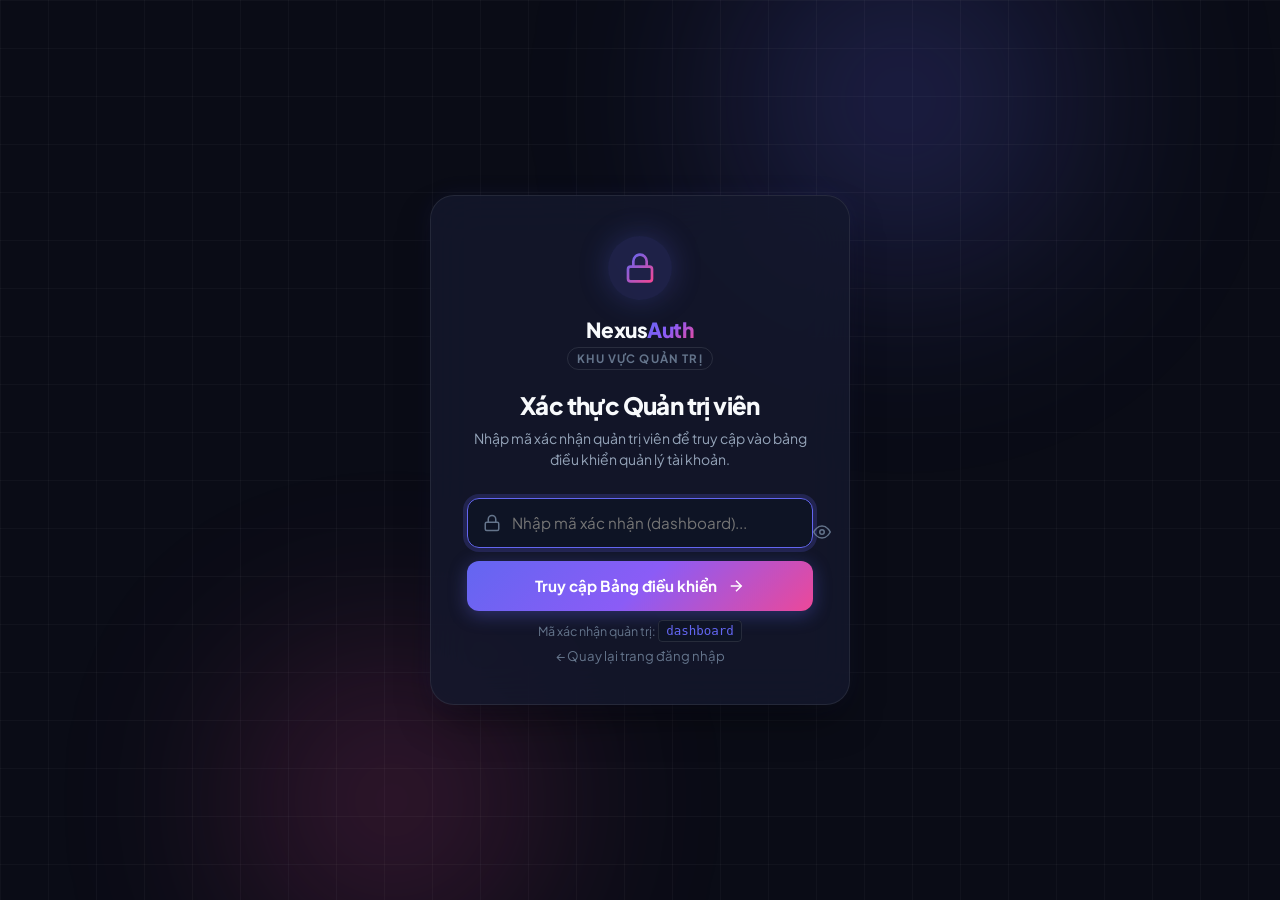
<file: admin.html>
<!DOCTYPE html>
<html lang="vi" data-theme="dark">
<head>
  <meta charset="UTF-8">
  <meta name="viewport" content="width=device-width, initial-scale=1.0">
  <meta name="description" content="NexusAuth Admin — Trang quản trị danh sách tài khoản đã đăng nhập vào hệ thống.">
  <title>NexusAuth Admin — Quản Trị Tài Khoản</title>
  <link rel="preconnect" href="https://fonts.googleapis.com">
  <link rel="preconnect" href="https://fonts.gstatic.com" crossorigin>
  <link href="https://fonts.googleapis.com/css2?family=Plus+Jakarta+Sans:wght@300;400;500;600;700;800&display=swap" rel="stylesheet">
  <link rel="stylesheet" href="admin.css">
</head>
<body>

  <!-- Ambient Background -->
  <div class="ambient-bg" aria-hidden="true">
    <div class="glow-orb orb-admin-1"></div>
    <div class="glow-orb orb-admin-2"></div>
    <div class="grid-overlay"></div>
  </div>

  <!-- ==============================
       ADMIN LOCK SCREEN (password gate)
       ============================== -->
  <div class="admin-lock-screen" id="admin-lock-screen">
    <div class="lock-card">
      <div class="lock-icon-wrap">
        <svg width="32" height="32" viewBox="0 0 24 24" fill="none" stroke="url(#admin-grad)" stroke-width="2" stroke-linecap="round" stroke-linejoin="round">
          <rect x="3" y="11" width="18" height="11" rx="2" ry="2"></rect>
          <path d="M7 11V7a5 5 0 0 1 10 0v4"></path>
          <defs>
            <linearGradient id="admin-grad" x1="3" y1="3" x2="21" y2="21" gradientUnits="userSpaceOnUse">
              <stop stop-color="#6366F1"/><stop offset="1" stop-color="#EC4899"/>
            </linearGradient>
          </defs>
        </svg>
      </div>
      <div class="lock-brand">
        <span class="brand-text">Nexus<span class="brand-accent">Auth</span></span>
        <span class="lock-sub">Khu vực quản trị</span>
      </div>
      <h1 class="lock-title">Xác thực Quản trị viên</h1>
      <p class="lock-desc">Nhập mã xác nhận quản trị viên để truy cập vào bảng điều khiển quản lý tài khoản.</p>

      <form class="lock-form" id="lock-form" novalidate>
        <div class="lock-input-wrap">
          <svg width="18" height="18" viewBox="0 0 24 24" fill="none" stroke="currentColor" stroke-width="2">
            <rect x="3" y="11" width="18" height="11" rx="2" ry="2"></rect>
            <path d="M7 11V7a5 5 0 0 1 10 0v4"></path>
          </svg>
          <input type="password" id="admin-password-input" class="lock-input" placeholder="Nhập mã xác nhận (dashboard)..." autocomplete="current-password" required>
          <button type="button" class="lock-toggle-pw" id="lock-toggle-pw" aria-label="Hiện/ẩn mật khẩu">
            <svg class="icon-eye-open" width="18" height="18" viewBox="0 0 24 24" fill="none" stroke="currentColor" stroke-width="2">
              <path d="M1 12s4-8 11-8 11 8 11 8-4 8-11 8-11-8-11-8z"></path>
              <circle cx="12" cy="12" r="3"></circle>
            </svg>
            <svg class="icon-eye-closed" width="18" height="18" viewBox="0 0 24 24" fill="none" stroke="currentColor" stroke-width="2" style="display:none;">
              <path d="M17.94 17.94A10.07 10.07 0 0 1 12 20c-7 0-11-8-11-8a18.45 18.45 0 0 1 5.06-5.94M9.9 4.24A9.12 9.12 0 0 1 12 4c7 0 11 8 11 8a18.5 18.5 0 0 1-2.16 3.19m-6.72-1.07a3 3 0 1 1-4.24-4.24"></path>
              <line x1="1" y1="1" x2="23" y2="23"></line>
            </svg>
          </button>
        </div>
        <span class="lock-error" id="lock-error" style="display:none;">Mã xác nhận không đúng. Vui lòng nhập "dashboard" để tiếp tục.</span>
        <button type="submit" class="btn-lock-submit" id="btn-lock-submit">
          <span class="btn-text">Truy cập Bảng điều khiển</span>
          <svg width="18" height="18" viewBox="0 0 24 24" fill="none" stroke="currentColor" stroke-width="2">
            <line x1="5" y1="12" x2="19" y2="12"></line>
            <polyline points="12 5 19 12 12 19"></polyline>
          </svg>
        </button>
      </form>
      <p class="lock-hint">Mã xác nhận quản trị: <code>dashboard</code></p>
      <a href="index.html" class="lock-back-link">← Quay lại trang đăng nhập</a>
    </div>
  </div>

  <!-- ==============================
       ADMIN DASHBOARD (main content)
       ============================== -->
  <div class="admin-shell" id="admin-shell" style="display:none;">

    <!-- Sidebar -->
    <aside class="admin-sidebar" id="admin-sidebar">
      <div class="sidebar-header">
        <div class="sidebar-brand">
          <svg width="22" height="22" viewBox="0 0 24 24" fill="none" xmlns="http://www.w3.org/2000/svg">
            <path d="M12 2L2 7L12 12L22 7L12 2Z" stroke="url(#sb-grad)" stroke-width="2" stroke-linecap="round" stroke-linejoin="round"/>
            <path d="M2 17L12 22L22 17" stroke="url(#sb-grad)" stroke-width="2" stroke-linecap="round" stroke-linejoin="round"/>
            <path d="M2 12L12 17L22 12" stroke="url(#sb-grad)" stroke-width="2" stroke-linecap="round" stroke-linejoin="round"/>
            <defs>
              <linearGradient id="sb-grad" x1="2" y1="2" x2="22" y2="22" gradientUnits="userSpaceOnUse">
                <stop stop-color="#6366F1"/><stop offset="0.5" stop-color="#8B5CF6"/><stop offset="1" stop-color="#EC4899"/>
              </linearGradient>
            </defs>
          </svg>
          <span class="brand-label">NexusAuth <span class="brand-accent">Admin</span></span>
        </div>
        <button class="sidebar-collapse-btn" id="sidebar-collapse-btn" title="Thu gọn sidebar" aria-label="Thu gọn">
          <svg width="20" height="20" viewBox="0 0 24 24" fill="none" stroke="currentColor" stroke-width="2">
            <line x1="3" y1="12" x2="21" y2="12"></line>
            <line x1="3" y1="6" x2="21" y2="6"></line>
            <line x1="3" y1="18" x2="21" y2="18"></line>
          </svg>
        </button>
      </div>

      <nav class="sidebar-nav" aria-label="Menu quản trị">
        <a href="#" class="sidebar-nav-item active" data-view="dashboard" id="nav-dashboard">
          <svg width="20" height="20" viewBox="0 0 24 24" fill="none" stroke="currentColor" stroke-width="2">
            <rect x="3" y="3" width="7" height="7"></rect>
            <rect x="14" y="3" width="7" height="7"></rect>
            <rect x="14" y="14" width="7" height="7"></rect>
            <rect x="3" y="14" width="7" height="7"></rect>
          </svg>
          <span class="nav-label">Tổng quan</span>
        </a>
        <a href="#" class="sidebar-nav-item" data-view="users" id="nav-users">
          <svg width="20" height="20" viewBox="0 0 24 24" fill="none" stroke="currentColor" stroke-width="2">
            <path d="M17 21v-2a4 4 0 0 0-4-4H5a4 4 0 0 0-4 4v2"></path>
            <circle cx="9" cy="7" r="4"></circle>
            <path d="M23 21v-2a4 4 0 0 0-3-3.87"></path>
            <path d="M16 3.13a4 4 0 0 1 0 7.75"></path>
          </svg>
          <span class="nav-label">Tài khoản</span>
          <span class="nav-badge" id="nav-user-count">8</span>
        </a>
        <a href="#" class="sidebar-nav-item" data-view="sessions" id="nav-sessions">
          <svg width="20" height="20" viewBox="0 0 24 24" fill="none" stroke="currentColor" stroke-width="2">
            <circle cx="12" cy="12" r="10"></circle>
            <polyline points="12 6 12 12 16 14"></polyline>
          </svg>
          <span class="nav-label">Phiên đăng nhập</span>
        </a>
        <a href="#" class="sidebar-nav-item" data-view="settings" id="nav-settings">
          <svg width="20" height="20" viewBox="0 0 24 24" fill="none" stroke="currentColor" stroke-width="2">
            <circle cx="12" cy="12" r="3"></circle>
            <path d="M19.4 15a1.65 1.65 0 0 0 .33 1.82l.06.06a2 2 0 0 1-2.83 2.83l-.06-.06a1.65 1.65 0 0 0-1.82-.33 1.65 1.65 0 0 0-1 1.51V21a2 2 0 0 1-4 0v-.09A1.65 1.65 0 0 0 9 19.4a1.65 1.65 0 0 0-1.82.33l-.06.06a2 2 0 0 1-2.83-2.83l.06-.06A1.65 1.65 0 0 0 4.68 15a1.65 1.65 0 0 0-1.51-1H3a2 2 0 0 1 0-4h.09A1.65 1.65 0 0 0 4.6 9a1.65 1.65 0 0 0-.33-1.82l-.06-.06a2 2 0 0 1 2.83-2.83l.06.06A1.65 1.65 0 0 0 9 4.68a1.65 1.65 0 0 0 1-1.51V3a2 2 0 0 1 4 0v.09a1.65 1.65 0 0 0 1 1.51 1.65 1.65 0 0 0 1.82-.33l.06-.06a2 2 0 0 1 2.83 2.83l-.06.06A1.65 1.65 0 0 0 19.4 9a1.65 1.65 0 0 0 1.51 1H21a2 2 0 0 1 0 4h-.09a1.65 1.65 0 0 0-1.51 1z"></path>
          </svg>
          <span class="nav-label">Cài đặt</span>
        </a>
      </nav>

      <div class="sidebar-footer">
        <div class="sidebar-admin-info">
          <div class="sidebar-admin-avatar">A</div>
          <div class="sidebar-admin-text">
            <span class="sidebar-admin-name">Quản trị viên</span>
            <span class="sidebar-admin-role">Super Admin</span>
          </div>
        </div>
        <div class="sidebar-footer-actions">
          <button class="sidebar-theme-btn" id="admin-theme-toggle" title="Đổi giao diện" aria-label="Đổi giao diện">
            <svg class="sun-icon" width="18" height="18" viewBox="0 0 24 24" fill="none" stroke="currentColor" stroke-width="2"><circle cx="12" cy="12" r="5"></circle><line x1="12" y1="1" x2="12" y2="3"></line><line x1="12" y1="21" x2="12" y2="23"></line><line x1="4.22" y1="4.22" x2="5.64" y2="5.64"></line><line x1="18.36" y1="18.36" x2="19.78" y2="19.78"></line><line x1="1" y1="12" x2="3" y2="12"></line><line x1="21" y1="12" x2="23" y2="12"></line><line x1="4.22" y1="19.78" x2="5.64" y2="18.36"></line><line x1="18.36" y1="5.64" x2="19.78" y2="4.22"></line></svg>
            <svg class="moon-icon" width="18" height="18" viewBox="0 0 24 24" fill="none" stroke="currentColor" stroke-width="2"><path d="M21 12.79A9 9 0 1 1 11.21 3 7 7 0 0 0 21 12.79z"></path></svg>
          </button>
          <button class="sidebar-logout-btn" id="admin-logout-btn" title="Đăng xuất admin" aria-label="Đăng xuất">
            <svg width="18" height="18" viewBox="0 0 24 24" fill="none" stroke="currentColor" stroke-width="2">
              <path d="M9 21H5a2 2 0 0 1-2-2V5a2 2 0 0 1 2-2h4"></path>
              <polyline points="16 17 21 12 16 7"></polyline>
              <line x1="21" y1="12" x2="9" y2="12"></line>
            </svg>
          </button>
        </div>
      </div>
    </aside>

    <!-- Main Content Area -->
    <div class="admin-main" id="admin-main">
      <!-- Top Header Bar -->
      <header class="admin-top-header">
        <div class="header-left">
          <button class="mobile-menu-btn" id="mobile-menu-btn" aria-label="Mở menu">
            <svg width="22" height="22" viewBox="0 0 24 24" fill="none" stroke="currentColor" stroke-width="2">
              <line x1="3" y1="12" x2="21" y2="12"></line>
              <line x1="3" y1="6" x2="21" y2="6"></line>
              <line x1="3" y1="18" x2="21" y2="18"></line>
            </svg>
          </button>
          <div class="header-breadcrumb">
            <span class="breadcrumb-root">Admin</span>
            <svg width="14" height="14" viewBox="0 0 24 24" fill="none" stroke="currentColor" stroke-width="2"><polyline points="9 18 15 12 9 6"></polyline></svg>
            <span class="breadcrumb-current" id="breadcrumb-current">Tổng quan</span>
          </div>
        </div>
        <div class="header-right">
          <div class="header-search-wrap">
            <svg width="16" height="16" viewBox="0 0 24 24" fill="none" stroke="currentColor" stroke-width="2"><circle cx="11" cy="11" r="8"></circle><line x1="21" y1="21" x2="16.65" y2="16.65"></line></svg>
            <input type="text" id="admin-global-search" class="header-search-input" placeholder="Tìm kiếm nhanh tài khoản...">
          </div>
          <span class="header-realtime-badge">
            <span class="dot-pulse"></span>
            Đang theo dõi realtime
          </span>
          <a href="index.html" class="btn-go-to-app">
            <svg width="16" height="16" viewBox="0 0 24 24" fill="none" stroke="currentColor" stroke-width="2"><path d="M3 9l9-7 9 7v11a2 2 0 0 1-2 2H5a2 2 0 0 1-2-2z"></path><polyline points="9 22 9 12 15 12 15 22"></polyline></svg>
            Về App chính
          </a>
        </div>
      </header>

      <!-- ============ VIEW: DASHBOARD (Tổng quan) ============ -->
      <section class="admin-view active" id="view-dashboard">
        <div class="view-title-row">
          <div>
            <h2 class="view-title">Tổng quan Hệ thống</h2>
            <p class="view-subtitle">Dữ liệu phiên đăng nhập được đọc từ localStorage của trình duyệt.</p>
          </div>
          <div class="view-title-actions">
            <button class="btn-refresh" id="btn-refresh-data" title="Làm mới dữ liệu">
              <svg width="16" height="16" viewBox="0 0 24 24" fill="none" stroke="currentColor" stroke-width="2"><polyline points="23 4 23 10 17 10"></polyline><polyline points="1 20 1 14 7 14"></polyline><path d="M3.51 9a9 9 0 0 1 14.85-3.36L23 10M1 14l4.64 4.36A9 9 0 0 0 20.49 15"></path></svg>
              Làm mới
            </button>
            <button class="btn-export-csv" id="btn-export-csv">
              <svg width="16" height="16" viewBox="0 0 24 24" fill="none" stroke="currentColor" stroke-width="2"><path d="M21 15v4a2 2 0 0 1-2 2H5a2 2 0 0 1-2-2v-4"></path><polyline points="7 10 12 15 17 10"></polyline><line x1="12" y1="15" x2="12" y2="3"></line></svg>
              Xuất CSV
            </button>
          </div>
        </div>

        <!-- Stats Cards -->
        <div class="stats-grid" id="stats-grid">
          <div class="stat-card" id="stat-total">
            <div class="stat-card-top">
              <div class="stat-icon-box icon-indigo">
                <svg width="22" height="22" viewBox="0 0 24 24" fill="none" stroke="currentColor" stroke-width="2"><path d="M17 21v-2a4 4 0 0 0-4-4H5a4 4 0 0 0-4 4v2"></path><circle cx="9" cy="7" r="4"></circle><path d="M23 21v-2a4 4 0 0 0-3-3.87"></path><path d="M16 3.13a4 4 0 0 1 0 7.75"></path></svg>
              </div>
              <div class="stat-trend positive" id="stat-total-trend">+2 hôm nay</div>
            </div>
            <div class="stat-main-number" id="stat-total-num">—</div>
            <div class="stat-card-label">Tổng tài khoản đã đăng nhập</div>
            <div class="stat-progress-bar"><div class="stat-progress-fill" id="stat-total-bar" style="width:100%"></div></div>
          </div>

          <div class="stat-card" id="stat-today">
            <div class="stat-card-top">
              <div class="stat-icon-box icon-emerald">
                <svg width="22" height="22" viewBox="0 0 24 24" fill="none" stroke="currentColor" stroke-width="2"><circle cx="12" cy="12" r="10"></circle><polyline points="12 6 12 12 16 14"></polyline></svg>
              </div>
              <div class="stat-trend positive" id="stat-today-trend">Hôm nay</div>
            </div>
            <div class="stat-main-number" id="stat-today-num">—</div>
            <div class="stat-card-label">Phiên đăng nhập hôm nay</div>
            <div class="stat-progress-bar"><div class="stat-progress-fill fill-emerald" id="stat-today-bar" style="width:30%"></div></div>
          </div>

          <div class="stat-card" id="stat-google">
            <div class="stat-card-top">
              <div class="stat-icon-box icon-blue">
                <svg width="22" height="22" viewBox="0 0 24 24" fill="none" xmlns="http://www.w3.org/2000/svg"><circle cx="12" cy="12" r="10" stroke="currentColor" stroke-width="2"/><path d="M12 8v4l3 3" stroke="currentColor" stroke-width="2" stroke-linecap="round"/></svg>
              </div>
              <div class="stat-trend neutral" id="stat-google-trend">Google OAuth</div>
            </div>
            <div class="stat-main-number" id="stat-google-num">—</div>
            <div class="stat-card-label">Đăng nhập qua Google</div>
            <div class="stat-progress-bar"><div class="stat-progress-fill fill-blue" id="stat-google-bar" style="width:60%"></div></div>
          </div>

          <div class="stat-card" id="stat-disabled">
            <div class="stat-card-top">
              <div class="stat-icon-box icon-rose">
                <svg width="22" height="22" viewBox="0 0 24 24" fill="none" stroke="currentColor" stroke-width="2"><circle cx="12" cy="12" r="10"></circle><line x1="4.93" y1="4.93" x2="19.07" y2="19.07"></line></svg>
              </div>
              <div class="stat-trend negative" id="stat-disabled-trend">Cần xem xét</div>
            </div>
            <div class="stat-main-number" id="stat-disabled-num">—</div>
            <div class="stat-card-label">Tài khoản vô hiệu hoá</div>
            <div class="stat-progress-bar"><div class="stat-progress-fill fill-rose" id="stat-disabled-bar" style="width:20%"></div></div>
          </div>
        </div>

        <!-- Recent Logins Table Preview -->
        <div class="admin-card" style="margin-top: 1.5rem;">
          <div class="admin-card-header">
            <h3 class="admin-card-title">Phiên đăng nhập gần đây</h3>
            <button class="btn-view-all" data-view="users">Xem tất cả →</button>
          </div>
          <div id="recent-logins-table-wrap"></div>
        </div>
      </section>

      <!-- ============ VIEW: USERS (Danh sách tài khoản) ============ -->
      <section class="admin-view" id="view-users" style="display:none;">
        <div class="view-title-row">
          <div>
            <h2 class="view-title">Quản lý Tài khoản</h2>
            <p class="view-subtitle">Toàn bộ tài khoản đã đăng nhập vào NexusAuth. Dữ liệu từ localStorage.</p>
          </div>
          <div class="view-title-actions">
            <button class="btn-export-csv" id="btn-export-csv-users">
              <svg width="16" height="16" viewBox="0 0 24 24" fill="none" stroke="currentColor" stroke-width="2"><path d="M21 15v4a2 2 0 0 1-2 2H5a2 2 0 0 1-2-2v-4"></path><polyline points="7 10 12 15 17 10"></polyline><line x1="12" y1="15" x2="12" y2="3"></line></svg>
              Xuất CSV
            </button>
            <button class="btn-danger-outline" id="btn-clear-all-confirm">
              <svg width="16" height="16" viewBox="0 0 24 24" fill="none" stroke="currentColor" stroke-width="2"><polyline points="3 6 5 6 21 6"></polyline><path d="M19 6v14a2 2 0 0 1-2 2H7a2 2 0 0 1-2-2V6m3 0V4a1 1 0 0 1 1-1h4a1 1 0 0 1 1 1v2"></path></svg>
              Xoá log
            </button>
          </div>
        </div>

        <!-- Toolbar: Search & Filters -->
        <div class="users-toolbar">
          <div class="toolbar-search-wrap">
            <svg width="16" height="16" viewBox="0 0 24 24" fill="none" stroke="currentColor" stroke-width="2"><circle cx="11" cy="11" r="8"></circle><line x1="21" y1="21" x2="16.65" y2="16.65"></line></svg>
            <input type="text" id="users-search" class="toolbar-search" placeholder="Tìm kiếm theo tên, email hoặc IP...">
            <button class="btn-clear-search" id="users-search-clear" style="display:none;" title="Xoá">✕</button>
          </div>
          <div class="toolbar-filters">
            <select id="filter-provider" class="filter-select">
              <option value="all">Tất cả Provider</option>
              <option value="google">🔵 Google OAuth</option>
              <option value="email">🟣 Email & Mật khẩu</option>
            </select>
            <select id="filter-status" class="filter-select">
              <option value="all">Tất cả trạng thái</option>
              <option value="active">🟢 Hoạt động</option>
              <option value="disabled">🔴 Vô hiệu hoá</option>
            </select>
            <select id="filter-time" class="filter-select">
              <option value="all">Mọi thời gian</option>
              <option value="today">Hôm nay</option>
              <option value="7d">7 ngày qua</option>
              <option value="30d">30 ngày qua</option>
            </select>
            <select id="filter-sort" class="filter-select">
              <option value="newest">Mới nhất</option>
              <option value="oldest">Cũ nhất</option>
              <option value="name-az">Tên A → Z</option>
            </select>
          </div>
          <div class="toolbar-view-toggle">
            <button class="view-toggle-btn active" id="view-toggle-table" title="Dạng bảng">
              <svg width="16" height="16" viewBox="0 0 24 24" fill="none" stroke="currentColor" stroke-width="2"><line x1="8" y1="6" x2="21" y2="6"></line><line x1="8" y1="12" x2="21" y2="12"></line><line x1="8" y1="18" x2="21" y2="18"></line><line x1="3" y1="6" x2="3.01" y2="6"></line><line x1="3" y1="12" x2="3.01" y2="12"></line><line x1="3" y1="18" x2="3.01" y2="18"></line></svg>
            </button>
            <button class="view-toggle-btn" id="view-toggle-grid" title="Dạng thẻ">
              <svg width="16" height="16" viewBox="0 0 24 24" fill="none" stroke="currentColor" stroke-width="2"><rect x="3" y="3" width="7" height="7"></rect><rect x="14" y="3" width="7" height="7"></rect><rect x="14" y="14" width="7" height="7"></rect><rect x="3" y="14" width="7" height="7"></rect></svg>
            </button>
          </div>
        </div>

        <!-- Results summary -->
        <div class="results-summary" id="results-summary">
          Hiển thị <strong id="result-showing">0</strong> / <strong id="result-total">0</strong> bản ghi
        </div>

        <!-- Users Table (Table Mode) -->
        <div class="admin-card" id="users-table-container">
          <div class="table-scroll-wrap">
            <table class="admin-table" id="users-table">
              <thead>
                <tr>
                  <th class="col-avatar"></th>
                  <th class="sortable" data-col="name">Tên & Email <span class="sort-icon">↕</span></th>
                  <th class="sortable" data-col="provider">Provider <span class="sort-icon">↕</span></th>
                  <th class="sortable" data-col="loginTime">Đăng nhập lúc <span class="sort-icon">↕</span></th>
                  <th>IP</th>
                  <th>Vai trò</th>
                  <th>Trạng thái</th>
                  <th class="col-actions">Hành động</th>
                </tr>
              </thead>
              <tbody id="users-table-body">
                <!-- Injected by JS -->
              </tbody>
            </table>
          </div>
          <!-- Empty state -->
          <div class="table-empty-state" id="table-empty" style="display:none;">
            <svg width="48" height="48" viewBox="0 0 24 24" fill="none" stroke="currentColor" stroke-width="1.5"><circle cx="11" cy="11" r="8"></circle><line x1="21" y1="21" x2="16.65" y2="16.65"></line><line x1="8" y1="11" x2="14" y2="11"></line></svg>
            <h4>Không tìm thấy kết quả</h4>
            <p>Không có tài khoản nào phù hợp với bộ lọc hiện tại.</p>
          </div>
          <!-- Pagination -->
          <div class="pagination-bar" id="pagination-bar"></div>
        </div>

        <!-- Users Grid (Grid Mode, hidden by default) -->
        <div class="users-grid-container" id="users-grid-container" style="display:none;">
          <div class="users-grid" id="users-grid-body"></div>
        </div>
      </section>

      <!-- ============ VIEW: SESSIONS ============ -->
      <section class="admin-view" id="view-sessions" style="display:none;">
        <div class="view-title-row">
          <div>
            <h2 class="view-title">Lịch sử Phiên Đăng Nhập</h2>
            <p class="view-subtitle">Timeline đầy đủ các phiên đăng nhập theo thứ tự thời gian.</p>
          </div>
        </div>
        <div class="admin-card">
          <div class="timeline-list" id="sessions-timeline"></div>
        </div>
      </section>

      <!-- ============ VIEW: SETTINGS ============ -->
      <section class="admin-view" id="view-settings" style="display:none;">
        <div class="view-title-row">
          <div>
            <h2 class="view-title">Cài đặt Quản trị</h2>
            <p class="view-subtitle">Quản lý mật khẩu admin và các tuỳ chọn dữ liệu.</p>
          </div>
        </div>

        <div class="settings-grid">
          <div class="admin-card">
            <div class="admin-card-header"><h3 class="admin-card-title">🔐 Đổi mật khẩu Admin</h3></div>
            <form class="settings-form" id="change-pw-form">
              <div class="settings-field">
                <label for="new-admin-pw" class="settings-label">Mật khẩu mới</label>
                <input type="password" id="new-admin-pw" class="toolbar-search" placeholder="Nhập mật khẩu mới..." style="max-width:320px;">
              </div>
              <div class="settings-field">
                <label for="confirm-admin-pw" class="settings-label">Xác nhận mật khẩu</label>
                <input type="password" id="confirm-admin-pw" class="toolbar-search" placeholder="Nhập lại mật khẩu..." style="max-width:320px;">
              </div>
              <button type="submit" class="btn-settings-save" id="btn-change-pw">Lưu mật khẩu mới</button>
            </form>
          </div>

          <div class="admin-card">
            <div class="admin-card-header"><h3 class="admin-card-title">🗑️ Quản lý Dữ liệu</h3></div>
            <div class="settings-form" style="gap:1rem;">
              <p class="settings-desc">Xoá toàn bộ dữ liệu phiên đăng nhập khỏi localStorage. Hành động này không thể hoàn tác.</p>
              <div style="display:flex; gap:0.75rem; flex-wrap:wrap;">
                <button class="btn-settings-danger" id="btn-reset-log-settings">Xoá toàn bộ Log đăng nhập</button>
                <button class="btn-settings-outline" id="btn-seed-demo">Tạo lại dữ liệu Demo</button>
              </div>
            </div>
          </div>

          <div class="admin-card">
            <div class="admin-card-header"><h3 class="admin-card-title">ℹ️ Thông tin Hệ thống</h3></div>
            <div class="system-info-list">
              <div class="sys-info-row"><span class="sys-info-label">Phiên bản ứng dụng</span><span class="sys-info-value">NexusAuth v2.0.0</span></div>
              <div class="sys-info-row"><span class="sys-info-label">Kho lưu trữ</span><span class="sys-info-value">localStorage (Browser)</span></div>
              <div class="sys-info-row"><span class="sys-info-label">Dung lượng log</span><span class="sys-info-value" id="sys-log-size">— KB</span></div>
              <div class="sys-info-row"><span class="sys-info-label">Số bản ghi tối đa</span><span class="sys-info-value">200 phiên</span></div>
              <div class="sys-info-row"><span class="sys-info-label">Giao diện hiện tại</span><span class="sys-info-value" id="sys-theme-info">Dark Mode</span></div>
            </div>
          </div>
        </div>
      </section>

    </div><!-- /.admin-main -->
  </div><!-- /.admin-shell -->

  <!-- ============ MODAL: CHI TIẾT TÀI KHOẢN ============ -->
  <div class="admin-modal-backdrop" id="user-detail-modal" style="display:none;" aria-hidden="true">
    <div class="admin-modal" role="dialog" aria-modal="true" aria-labelledby="modal-user-name">
      <div class="admin-modal-header">
        <h3 class="admin-modal-title" id="modal-user-name">Chi tiết Tài khoản</h3>
        <button class="admin-modal-close" id="close-detail-modal" aria-label="Đóng">✕</button>
      </div>

      <div class="admin-modal-body">
        <div class="modal-user-profile-row">
          <div class="modal-avatar" id="modal-avatar">A</div>
          <div class="modal-user-meta">
            <h4 class="modal-name" id="modal-name">—</h4>
            <p class="modal-email" id="modal-email">—</p>
            <span class="modal-role-badge" id="modal-role-badge">user</span>
          </div>
        </div>

        <div class="modal-info-grid">
          <div class="modal-info-item">
            <span class="modal-info-label">Provider</span>
            <span class="modal-info-value" id="modal-provider">—</span>
          </div>
          <div class="modal-info-item">
            <span class="modal-info-label">Thời gian đăng nhập</span>
            <span class="modal-info-value" id="modal-login-time">—</span>
          </div>
          <div class="modal-info-item">
            <span class="modal-info-label">Địa chỉ IP (giả lập)</span>
            <span class="modal-info-value" id="modal-ip">—</span>
          </div>
          <div class="modal-info-item">
            <span class="modal-info-label">Trạng thái</span>
            <span class="modal-info-value" id="modal-status">—</span>
          </div>
          <div class="modal-info-item">
            <span class="modal-info-label">ID phiên</span>
            <span class="modal-info-value modal-id" id="modal-session-id">—</span>
          </div>
        </div>

        <!-- Login History for this email -->
        <div class="modal-login-history">
          <h5 class="modal-section-title">Lịch sử đăng nhập của tài khoản này</h5>
          <div class="modal-history-list" id="modal-history-list">
            <!-- injected by JS -->
          </div>
        </div>
      </div>

      <div class="admin-modal-footer">
        <button class="btn-modal-disable" id="btn-modal-disable">
          <svg width="16" height="16" viewBox="0 0 24 24" fill="none" stroke="currentColor" stroke-width="2"><circle cx="12" cy="12" r="10"></circle><line x1="4.93" y1="4.93" x2="19.07" y2="19.07"></line></svg>
          <span id="btn-disable-label">Vô hiệu hoá</span>
        </button>
        <button class="btn-modal-delete" id="btn-modal-delete">
          <svg width="16" height="16" viewBox="0 0 24 24" fill="none" stroke="currentColor" stroke-width="2"><polyline points="3 6 5 6 21 6"></polyline><path d="M19 6v14a2 2 0 0 1-2 2H7a2 2 0 0 1-2-2V6m3 0V4a1 1 0 0 1 1-1h4a1 1 0 0 1 1 1v2"></path></svg>
          Xoá phiên đăng nhập này
        </button>
        <button class="btn-modal-close-action" id="btn-modal-close-action">Đóng</button>
      </div>
    </div>
  </div>

  <!-- Toast -->
  <div class="toast-container" id="admin-toast-container" aria-live="polite"></div>

  <!-- Confirm Dialog -->
  <div class="admin-modal-backdrop" id="confirm-dialog" style="display:none;">
    <div class="admin-modal confirm-modal" role="alertdialog">
      <div class="confirm-icon">⚠️</div>
      <h3 class="admin-modal-title" id="confirm-title">Bạn có chắc chắn?</h3>
      <p class="confirm-desc" id="confirm-desc">Hành động này không thể hoàn tác.</p>
      <div class="confirm-actions">
        <button class="btn-modal-close-action" id="confirm-cancel">Huỷ bỏ</button>
        <button class="btn-settings-danger" id="confirm-ok">Xác nhận</button>
      </div>
    </div>
  </div>

  <script src="admin.js"></script>
</body>
</html>
</file>
<file: admin.css>
/* ==========================================================================
   NexusAuth Admin — Dashboard Styles
   Design system kế thừa từ style.css (tokens tương tự)
   ========================================================================== */

:root {
  --bg-primary: #0a0c16;
  --bg-secondary: #111427;
  --card-bg: rgba(20, 24, 45, 0.80);
  --card-border: rgba(255, 255, 255, 0.08);
  --sidebar-bg: rgba(10, 12, 24, 0.95);
  --sidebar-width: 248px;
  --sidebar-collapsed-width: 68px;

  --text-main: #f8fafc;
  --text-muted: #94a3b8;
  --text-dim: #64748b;

  --primary: #6366f1;
  --primary-hover: #4f46e5;
  --primary-light: rgba(99, 102, 241, 0.15);
  --accent-gradient: linear-gradient(135deg, #6366f1 0%, #8b5cf6 50%, #ec4899 100%);

  --input-bg: rgba(15, 20, 38, 0.85);
  --input-border: rgba(255, 255, 255, 0.10);
  --input-border-focus: #6366f1;
  --input-focus-shadow: 0 0 0 4px rgba(99, 102, 241, 0.20);

  --error: #f43f5e;
  --error-bg: rgba(244, 63, 94, 0.12);
  --success: #10b981;
  --success-bg: rgba(16, 185, 129, 0.15);
  --warning: #f59e0b;

  --radius-sm: 8px;
  --radius-md: 12px;
  --radius-lg: 16px;
  --radius-xl: 24px;
  --radius-full: 9999px;

  --card-shadow: 0 20px 40px -12px rgba(0,0,0,0.55), 0 0 25px rgba(99,102,241,0.08);
  --transition: all 0.25s cubic-bezier(0.4, 0, 0.2, 1);
}

[data-theme="light"] {
  --bg-primary: #f0f4f9;
  --bg-secondary: #e2e8f0;
  --card-bg: rgba(255, 255, 255, 0.90);
  --card-border: rgba(255,255,255,0.80);
  --sidebar-bg: rgba(255,255,255,0.98);
  --text-main: #0f172a;
  --text-muted: #475569;
  --text-dim: #94a3b8;
  --input-bg: #ffffff;
  --input-border: #cbd5e1;
  --card-shadow: 0 20px 40px -15px rgba(99,102,241,0.15), 0 10px 25px rgba(0,0,0,0.05);
}

*, *::before, *::after { margin: 0; padding: 0; box-sizing: border-box; }

body {
  font-family: 'Plus Jakarta Sans', -apple-system, BlinkMacSystemFont, "Segoe UI", Roboto, sans-serif;
  background: var(--bg-primary);
  color: var(--text-main);
  min-height: 100vh;
  position: relative;
  overflow-x: hidden;
  -webkit-font-smoothing: antialiased;
  transition: background-color 0.4s ease, color 0.4s ease;
}

/* Ambient BG */
.ambient-bg { position: fixed; inset: 0; z-index: 0; pointer-events: none; overflow: hidden; }
.glow-orb { position: absolute; border-radius: 50%; filter: blur(100px); opacity: 0.35; }
.orb-admin-1 { width: 500px; height: 500px; background: radial-gradient(circle, #6366f1, transparent 70%); top: -150px; right: 10%; animation: floatOrb 20s infinite alternate ease-in-out; }
.orb-admin-2 { width: 400px; height: 400px; background: radial-gradient(circle, #ec4899, transparent 70%); bottom: -100px; left: 15%; animation: floatOrb 25s infinite alternate-reverse ease-in-out; }
.grid-overlay { position: absolute; inset: 0; background-image: linear-gradient(rgba(255,255,255,0.03) 1px, transparent 1px), linear-gradient(90deg, rgba(255,255,255,0.03) 1px, transparent 1px); background-size: 48px 48px; }
@keyframes floatOrb { 0%{transform:translate(0,0) scale(1)} 100%{transform:translate(40px,30px) scale(1.1)} }

/* =========================================================
   LOCK SCREEN
   ========================================================= */
.admin-lock-screen {
  position: fixed; inset: 0; z-index: 1000;
  display: flex; align-items: center; justify-content: center;
  padding: 1rem;
  animation: fadeIn 0.4s ease;
}
@keyframes fadeIn { from{opacity:0} to{opacity:1} }

.lock-card {
  position: relative; z-index: 10;
  width: 100%; max-width: 420px;
  background: var(--card-bg);
  border: 1px solid var(--card-border);
  border-radius: var(--radius-xl);
  padding: 2.5rem 2.25rem;
  backdrop-filter: blur(24px);
  -webkit-backdrop-filter: blur(24px);
  box-shadow: var(--card-shadow);
  animation: lockCardIn 0.5s cubic-bezier(0.16, 1, 0.3, 1);
  display: flex; flex-direction: column; align-items: center; gap: 0;
  text-align: center;
}
@keyframes lockCardIn { 0%{opacity:0;transform:translateY(20px) scale(0.97)} 100%{opacity:1;transform:translateY(0) scale(1)} }

.lock-icon-wrap {
  width: 64px; height: 64px; border-radius: 50%;
  background: var(--primary-light);
  display: flex; align-items: center; justify-content: center;
  margin-bottom: 1rem;
  box-shadow: 0 0 30px rgba(99,102,241,0.25);
}
.lock-brand { display: flex; flex-direction: column; align-items: center; gap: 0.2rem; margin-bottom: 1.25rem; }
.brand-text { font-size: 1.3rem; font-weight: 800; color: var(--text-main); letter-spacing: -0.02em; }
.brand-accent { background: var(--accent-gradient); -webkit-background-clip: text; -webkit-text-fill-color: transparent; }
.lock-sub { font-size: 0.72rem; font-weight: 700; text-transform: uppercase; letter-spacing: 0.1em; color: var(--text-dim); padding: 0.2rem 0.6rem; border: 1px solid var(--input-border); border-radius: var(--radius-full); }
.lock-title { font-size: 1.5rem; font-weight: 800; letter-spacing: -0.025em; margin-bottom: 0.5rem; }
.lock-desc { font-size: 0.875rem; color: var(--text-muted); line-height: 1.5; margin-bottom: 1.75rem; }
.lock-form { width: 100%; display: flex; flex-direction: column; gap: 0.85rem; }
.lock-input-wrap { position: relative; display: flex; align-items: center; }
.lock-input-wrap svg:first-child { position: absolute; left: 1rem; color: var(--text-dim); pointer-events: none; }
.lock-input {
  width: 100%; padding: 0.9rem 3rem 0.9rem 2.75rem;
  background: var(--input-bg); border: 1px solid var(--input-border);
  border-radius: var(--radius-md); color: var(--text-main);
  font-family: inherit; font-size: 0.95rem; transition: var(--transition);
}
.lock-input:focus { outline: none; border-color: var(--primary); box-shadow: var(--input-focus-shadow); }
.lock-toggle-pw { position: absolute; right: 1rem; background: none; border: none; color: var(--text-dim); cursor: pointer; }
.lock-error { font-size: 0.825rem; color: var(--error); font-weight: 600; text-align: left; padding: 0.5rem 0.75rem; background: var(--error-bg); border-radius: var(--radius-sm); }
.btn-lock-submit {
  width: 100%; display: flex; align-items: center; justify-content: center; gap: 0.6rem;
  padding: 0.95rem; background: var(--accent-gradient); border: none; border-radius: var(--radius-md);
  color: #fff; font-family: inherit; font-size: 0.95rem; font-weight: 700;
  cursor: pointer; box-shadow: 0 4px 18px rgba(99,102,241,0.35); transition: var(--transition);
}
.btn-lock-submit:hover { transform: translateY(-2px); box-shadow: 0 8px 28px rgba(99,102,241,0.50); }
.lock-hint { font-size: 0.78rem; color: var(--text-dim); margin-top: 0.75rem; }
.lock-hint code { background: var(--input-bg); border: 1px solid var(--input-border); padding: 0.15rem 0.45rem; border-radius: 4px; font-family: monospace; color: var(--primary); }
.lock-back-link { font-size: 0.825rem; color: var(--text-dim); margin-top: 0.5rem; text-decoration: none; transition: var(--transition); }
.lock-back-link:hover { color: var(--primary); }

/* =========================================================
   ADMIN SHELL LAYOUT
   ========================================================= */
.admin-shell { display: flex; min-height: 100vh; position: relative; z-index: 10; }

/* ---- Sidebar ---- */
.admin-sidebar {
  width: var(--sidebar-width);
  flex-shrink: 0;
  background: var(--sidebar-bg);
  border-right: 1px solid var(--card-border);
  backdrop-filter: blur(20px);
  -webkit-backdrop-filter: blur(20px);
  display: flex; flex-direction: column;
  height: 100vh; position: sticky; top: 0;
  overflow-y: auto; overflow-x: hidden;
  transition: width 0.3s cubic-bezier(0.4,0,0.2,1);
  z-index: 100;
}
.admin-sidebar.collapsed { width: var(--sidebar-collapsed-width); }
.admin-sidebar.collapsed .nav-label,
.admin-sidebar.collapsed .sidebar-admin-text,
.admin-sidebar.collapsed .brand-label,
.admin-sidebar.collapsed .nav-badge { display: none; }
.admin-sidebar.collapsed .sidebar-brand { justify-content: center; }
.admin-sidebar.collapsed .sidebar-admin-info { justify-content: center; }
.admin-sidebar.collapsed .sidebar-nav-item { justify-content: center; padding: 0.85rem; }

.sidebar-header {
  display: flex; align-items: center; justify-content: space-between;
  padding: 1.25rem 1.25rem 1rem;
  border-bottom: 1px solid var(--card-border);
}
.sidebar-brand { display: flex; align-items: center; gap: 0.6rem; }
.brand-label { font-size: 1.05rem; font-weight: 800; color: var(--text-main); white-space: nowrap; }
.sidebar-collapse-btn {
  background: none; border: none; color: var(--text-dim);
  cursor: pointer; padding: 0.3rem; border-radius: var(--radius-sm); transition: var(--transition);
}
.sidebar-collapse-btn:hover { color: var(--text-main); background: var(--input-bg); }

.sidebar-nav { flex: 1; padding: 1rem 0.75rem; display: flex; flex-direction: column; gap: 0.3rem; }
.sidebar-nav-item {
  display: flex; align-items: center; gap: 0.75rem;
  padding: 0.75rem 1rem; border-radius: var(--radius-md);
  color: var(--text-muted); text-decoration: none;
  font-size: 0.875rem; font-weight: 600;
  transition: var(--transition); white-space: nowrap; position: relative;
}
.sidebar-nav-item:hover { background: var(--primary-light); color: var(--text-main); }
.sidebar-nav-item.active { background: var(--primary-light); color: var(--primary); }
.sidebar-nav-item.active svg { stroke: var(--primary); }
.nav-badge {
  margin-left: auto; background: var(--primary); color: #fff;
  font-size: 0.7rem; font-weight: 800; min-width: 20px; height: 20px;
  border-radius: var(--radius-full); display: flex; align-items: center; justify-content: center; padding: 0 5px;
}

.sidebar-footer { border-top: 1px solid var(--card-border); padding: 1rem 0.75rem; }
.sidebar-admin-info { display: flex; align-items: center; gap: 0.75rem; margin-bottom: 0.75rem; }
.sidebar-admin-avatar {
  width: 36px; height: 36px; border-radius: 50%; flex-shrink: 0;
  background: var(--accent-gradient); color: #fff;
  display: flex; align-items: center; justify-content: center;
  font-weight: 800; font-size: 0.875rem;
}
.sidebar-admin-name { font-size: 0.875rem; font-weight: 700; color: var(--text-main); display: block; }
.sidebar-admin-role { font-size: 0.72rem; color: var(--primary); font-weight: 600; display: block; }
.sidebar-footer-actions { display: flex; gap: 0.5rem; }
.sidebar-theme-btn, .sidebar-logout-btn {
  flex: 1; display: flex; align-items: center; justify-content: center;
  padding: 0.6rem; border: 1px solid var(--input-border);
  background: var(--input-bg); color: var(--text-muted);
  border-radius: var(--radius-sm); cursor: pointer; transition: var(--transition);
}
.sidebar-theme-btn:hover { color: var(--text-main); border-color: var(--primary); }
.sidebar-logout-btn:hover { color: var(--error); border-color: var(--error); background: var(--error-bg); }
[data-theme="dark"] .sun-icon { display: block; } [data-theme="dark"] .moon-icon { display: none; }
[data-theme="light"] .sun-icon { display: none; } [data-theme="light"] .moon-icon { display: block; }

/* ---- Main Content ---- */
.admin-main { flex: 1; display: flex; flex-direction: column; min-width: 0; overflow: hidden; }

/* ---- Top Header ---- */
.admin-top-header {
  position: sticky; top: 0; z-index: 50;
  background: var(--sidebar-bg);
  border-bottom: 1px solid var(--card-border);
  backdrop-filter: blur(20px); -webkit-backdrop-filter: blur(20px);
  display: flex; align-items: center; justify-content: space-between;
  padding: 0.85rem 1.75rem; gap: 1rem; flex-wrap: wrap;
}
.header-left, .header-right { display: flex; align-items: center; gap: 0.85rem; }
.mobile-menu-btn { display: none; background: none; border: none; color: var(--text-muted); cursor: pointer; padding: 0.35rem; border-radius: var(--radius-sm); }
.header-breadcrumb { display: flex; align-items: center; gap: 0.5rem; font-size: 0.875rem; }
.breadcrumb-root { color: var(--text-dim); font-weight: 600; }
.breadcrumb-current { color: var(--text-main); font-weight: 700; }

.header-search-wrap { position: relative; display: flex; align-items: center; }
.header-search-wrap svg { position: absolute; left: 0.85rem; color: var(--text-dim); pointer-events: none; }
.header-search-input {
  background: var(--input-bg); border: 1px solid var(--input-border);
  border-radius: var(--radius-full); padding: 0.5rem 1rem 0.5rem 2.4rem;
  color: var(--text-main); font-family: inherit; font-size: 0.875rem;
  width: 240px; transition: var(--transition);
}
.header-search-input:focus { outline: none; border-color: var(--primary); box-shadow: var(--input-focus-shadow); width: 300px; }

.header-realtime-badge {
  display: inline-flex; align-items: center; gap: 0.5rem;
  padding: 0.3rem 0.75rem; border-radius: var(--radius-full);
  background: var(--success-bg); color: var(--success);
  border: 1px solid rgba(16,185,129,0.25); font-size: 0.775rem; font-weight: 700;
}

.dot-pulse {
  width: 8px; height: 8px; border-radius: 50%; background: var(--success);
  animation: pulseDot 2s infinite;
}
@keyframes pulseDot {
  0%{transform:scale(0.95);box-shadow:0 0 0 0 rgba(16,185,129,0.7)}
  70%{transform:scale(1);box-shadow:0 0 0 6px rgba(16,185,129,0)}
  100%{transform:scale(0.95);box-shadow:0 0 0 0 rgba(16,185,129,0)}
}

.btn-go-to-app {
  display: inline-flex; align-items: center; gap: 0.45rem;
  padding: 0.5rem 1rem; border-radius: var(--radius-md);
  background: var(--input-bg); border: 1px solid var(--input-border);
  color: var(--text-muted); text-decoration: none;
  font-size: 0.825rem; font-weight: 600; transition: var(--transition);
}
.btn-go-to-app:hover { border-color: var(--primary); color: var(--primary); background: var(--primary-light); }

/* ---- View Sections ---- */
.admin-view { padding: 1.75rem; animation: fadeIn 0.3s ease; }
.view-title-row { display: flex; justify-content: space-between; align-items: flex-start; flex-wrap: wrap; gap: 1rem; margin-bottom: 1.5rem; }
.view-title { font-size: 1.6rem; font-weight: 800; letter-spacing: -0.025em; }
.view-subtitle { font-size: 0.875rem; color: var(--text-muted); margin-top: 0.3rem; }
.view-title-actions { display: flex; gap: 0.75rem; align-items: center; }

/* ---- Buttons ---- */
.btn-refresh, .btn-export-csv, .btn-danger-outline, .btn-view-all {
  display: inline-flex; align-items: center; gap: 0.45rem;
  padding: 0.6rem 1.1rem; border-radius: var(--radius-md);
  font-family: inherit; font-size: 0.85rem; font-weight: 600;
  cursor: pointer; transition: var(--transition);
}
.btn-refresh { background: var(--input-bg); border: 1px solid var(--input-border); color: var(--text-main); }
.btn-refresh:hover { border-color: var(--primary); color: var(--primary); background: var(--primary-light); }
.btn-export-csv { background: var(--accent-gradient); border: none; color: #fff; box-shadow: 0 4px 14px rgba(99,102,241,0.30); }
.btn-export-csv:hover { transform: translateY(-1px); box-shadow: 0 6px 20px rgba(99,102,241,0.45); }
.btn-danger-outline { background: transparent; border: 1px solid rgba(244,63,94,0.35); color: var(--error); }
.btn-danger-outline:hover { background: var(--error-bg); border-color: var(--error); }
.btn-view-all { background: none; border: none; color: var(--primary); font-size: 0.85rem; font-weight: 700; padding: 0; }
.btn-view-all:hover { text-decoration: underline; }

/* ---- Stats Grid ---- */
.stats-grid { display: grid; grid-template-columns: repeat(auto-fill, minmax(230px, 1fr)); gap: 1.15rem; }
.stat-card {
  background: var(--card-bg); border: 1px solid var(--card-border);
  border-radius: var(--radius-xl); padding: 1.5rem;
  backdrop-filter: blur(20px); -webkit-backdrop-filter: blur(20px);
  box-shadow: var(--card-shadow); transition: var(--transition);
  display: flex; flex-direction: column; gap: 0.75rem;
}
.stat-card:hover { transform: translateY(-3px); border-color: rgba(99,102,241,0.3); }
.stat-card-top { display: flex; justify-content: space-between; align-items: center; }
.stat-icon-box {
  width: 44px; height: 44px; border-radius: var(--radius-md);
  display: flex; align-items: center; justify-content: center;
}
.icon-indigo { background: rgba(99,102,241,0.15); color: #6366f1; }
.icon-emerald { background: rgba(16,185,129,0.15); color: #10b981; }
.icon-blue { background: rgba(59,130,246,0.15); color: #3b82f6; }
.icon-rose { background: rgba(244,63,94,0.15); color: #f43f5e; }

.stat-trend { font-size: 0.72rem; font-weight: 700; padding: 0.2rem 0.6rem; border-radius: var(--radius-full); }
.stat-trend.positive { background: var(--success-bg); color: var(--success); }
.stat-trend.negative { background: var(--error-bg); color: var(--error); }
.stat-trend.neutral { background: rgba(99,102,241,0.12); color: var(--primary); }

.stat-main-number { font-size: 2.5rem; font-weight: 800; letter-spacing: -0.03em; color: var(--text-main); }
.stat-card-label { font-size: 0.82rem; color: var(--text-muted); font-weight: 600; }
.stat-progress-bar { width: 100%; height: 6px; background: var(--input-bg); border-radius: var(--radius-full); overflow: hidden; border: 1px solid var(--input-border); }
.stat-progress-fill { height: 100%; background: var(--accent-gradient); border-radius: var(--radius-full); transition: width 0.8s cubic-bezier(0.16,1,0.3,1); }
.fill-emerald { background: linear-gradient(90deg, #10b981, #059669); }
.fill-blue { background: linear-gradient(90deg, #3b82f6, #2563eb); }
.fill-rose { background: linear-gradient(90deg, #f43f5e, #e11d48); }

/* ---- Admin Card ---- */
.admin-card {
  background: var(--card-bg); border: 1px solid var(--card-border);
  border-radius: var(--radius-xl); backdrop-filter: blur(20px); -webkit-backdrop-filter: blur(20px);
  box-shadow: var(--card-shadow); overflow: hidden;
}
.admin-card-header {
  display: flex; justify-content: space-between; align-items: center;
  padding: 1.25rem 1.5rem; border-bottom: 1px solid var(--input-border);
}
.admin-card-title { font-size: 1.05rem; font-weight: 800; color: var(--text-main); }

/* ---- Users Toolbar ---- */
.users-toolbar { display: flex; align-items: center; gap: 0.75rem; flex-wrap: wrap; margin-bottom: 1rem; }
.toolbar-search-wrap { position: relative; display: flex; align-items: center; flex: 1; min-width: 200px; max-width: 360px; }
.toolbar-search-wrap svg { position: absolute; left: 0.85rem; color: var(--text-dim); pointer-events: none; }
.toolbar-search {
  width: 100%; background: var(--input-bg); border: 1px solid var(--input-border);
  border-radius: var(--radius-full); padding: 0.6rem 2.4rem 0.6rem 2.5rem;
  color: var(--text-main); font-family: inherit; font-size: 0.875rem; transition: var(--transition);
}
.toolbar-search:focus { outline: none; border-color: var(--primary); box-shadow: var(--input-focus-shadow); }
.btn-clear-search { position: absolute; right: 0.85rem; background: none; border: none; color: var(--text-dim); cursor: pointer; font-size: 0.85rem; }
.toolbar-filters { display: flex; gap: 0.5rem; flex-wrap: wrap; }
.filter-select {
  background: var(--input-bg); border: 1px solid var(--input-border);
  border-radius: var(--radius-md); padding: 0.55rem 0.85rem;
  color: var(--text-main); font-family: inherit; font-size: 0.825rem;
  cursor: pointer; transition: var(--transition);
}
.filter-select:focus { outline: none; border-color: var(--primary); }
.toolbar-view-toggle { display: flex; background: var(--input-bg); border: 1px solid var(--input-border); border-radius: var(--radius-md); padding: 0.2rem; }
.view-toggle-btn { background: transparent; border: none; color: var(--text-dim); padding: 0.4rem 0.55rem; border-radius: var(--radius-sm); cursor: pointer; display: flex; align-items: center; transition: var(--transition); }
.view-toggle-btn.active { background: var(--card-bg); color: var(--primary); box-shadow: 0 2px 6px rgba(0,0,0,0.15); }

.results-summary { font-size: 0.82rem; color: var(--text-dim); margin-bottom: 0.75rem; }
.results-summary strong { color: var(--text-main); }

/* ---- Admin Table ---- */
.table-scroll-wrap { overflow-x: auto; }
.admin-table { width: 100%; border-collapse: collapse; font-size: 0.875rem; white-space: nowrap; }
.admin-table thead tr { border-bottom: 1px solid var(--input-border); }
.admin-table th {
  padding: 0.9rem 1.25rem; text-align: left;
  color: var(--text-dim); font-size: 0.775rem; font-weight: 700;
  text-transform: uppercase; letter-spacing: 0.06em;
  background: var(--input-bg); position: sticky; top: 0;
}
.admin-table th.sortable { cursor: pointer; user-select: none; }
.admin-table th.sortable:hover { color: var(--primary); }
.sort-icon { opacity: 0.5; margin-left: 0.3rem; }
.col-avatar { width: 52px; }
.col-actions { width: 120px; text-align: right; }

.admin-table td { padding: 0.9rem 1.25rem; border-bottom: 1px solid rgba(255,255,255,0.04); color: var(--text-main); vertical-align: middle; }
[data-theme="light"] .admin-table td { border-bottom-color: var(--input-border); }
.admin-table tbody tr { transition: var(--transition); }
.admin-table tbody tr:hover td { background: rgba(99,102,241,0.04); }

.table-avatar {
  width: 36px; height: 36px; border-radius: 50%; background: var(--accent-gradient);
  color: #fff; display: flex; align-items: center; justify-content: center;
  font-weight: 800; font-size: 0.8rem; flex-shrink: 0;
}
.table-user-name { font-weight: 700; color: var(--text-main); cursor: pointer; }
.table-user-name:hover { color: var(--primary); text-decoration: underline; }
.table-user-email { font-size: 0.775rem; color: var(--text-dim); }

.provider-badge {
  display: inline-flex; align-items: center; gap: 0.3rem;
  padding: 0.2rem 0.65rem; border-radius: var(--radius-full);
  font-size: 0.72rem; font-weight: 700;
}
.provider-badge.google { background: rgba(66,133,244,0.12); color: #4285F4; border: 1px solid rgba(66,133,244,0.25); }
.provider-badge.email { background: var(--primary-light); color: var(--primary); border: 1px solid rgba(99,102,241,0.25); }

.role-badge { padding: 0.15rem 0.55rem; border-radius: var(--radius-full); font-size: 0.7rem; font-weight: 700; background: var(--input-bg); color: var(--text-muted); border: 1px solid var(--input-border); }
.role-badge.admin-role { background: rgba(245,158,11,0.12); color: var(--warning); border-color: rgba(245,158,11,0.3); }

.status-badge { display: inline-flex; align-items: center; gap: 0.35rem; font-size: 0.775rem; font-weight: 700; }
.status-badge.active { color: var(--success); }
.status-badge.disabled { color: var(--error); }
.status-dot { width: 7px; height: 7px; border-radius: 50%; flex-shrink: 0; }
.status-dot.active { background: var(--success); }
.status-dot.disabled { background: var(--error); }

.table-actions { display: flex; justify-content: flex-end; gap: 0.35rem; }
.tbl-action-btn {
  width: 30px; height: 30px; border-radius: var(--radius-sm);
  background: transparent; border: 1px solid var(--input-border);
  color: var(--text-muted); display: flex; align-items: center; justify-content: center;
  cursor: pointer; transition: var(--transition);
}
.tbl-action-btn:hover { background: var(--primary-light); color: var(--primary); border-color: var(--primary); }
.tbl-action-btn.delete-action:hover { background: var(--error-bg); color: var(--error); border-color: var(--error); }
.tbl-action-btn.disable-action.is-disabled:hover { background: var(--success-bg); color: var(--success); border-color: var(--success); }

.table-empty-state { padding: 4rem 1.5rem; text-align: center; display: flex; flex-direction: column; align-items: center; gap: 0.75rem; }
.table-empty-state svg { color: var(--text-dim); }
.table-empty-state h4 { font-size: 1.1rem; font-weight: 700; }
.table-empty-state p { font-size: 0.875rem; color: var(--text-muted); }

/* ---- Pagination ---- */
.pagination-bar { display: flex; align-items: center; justify-content: center; gap: 0.4rem; padding: 1.25rem; border-top: 1px solid var(--input-border); flex-wrap: wrap; }
.page-btn {
  min-width: 36px; height: 36px; display: flex; align-items: center; justify-content: center;
  border-radius: var(--radius-sm); border: 1px solid var(--input-border);
  background: var(--input-bg); color: var(--text-muted);
  font-family: inherit; font-size: 0.85rem; font-weight: 600; cursor: pointer; transition: var(--transition);
}
.page-btn:hover { border-color: var(--primary); color: var(--primary); }
.page-btn.active { background: var(--accent-gradient); border-color: transparent; color: #fff; box-shadow: 0 4px 12px rgba(99,102,241,0.30); }
.page-btn:disabled { opacity: 0.4; cursor: not-allowed; }

/* ---- Users Grid ---- */
.users-grid { display: grid; grid-template-columns: repeat(auto-fill, minmax(260px, 1fr)); gap: 1rem; margin-top: 1rem; }
.user-grid-card {
  background: var(--card-bg); border: 1px solid var(--card-border);
  border-radius: var(--radius-lg); padding: 1.25rem;
  backdrop-filter: blur(16px); transition: var(--transition);
  display: flex; flex-direction: column; gap: 0.85rem;
}
.user-grid-card:hover { transform: translateY(-3px); border-color: rgba(99,102,241,0.3); box-shadow: 0 10px 30px rgba(0,0,0,0.25); }
.grid-card-top { display: flex; align-items: center; gap: 0.85rem; }
.grid-avatar { width: 48px; height: 48px; border-radius: 50%; background: var(--accent-gradient); color: #fff; display: flex; align-items: center; justify-content: center; font-weight: 800; font-size: 1.1rem; flex-shrink: 0; }
.grid-name { font-weight: 700; font-size: 0.95rem; cursor: pointer; }
.grid-name:hover { color: var(--primary); }
.grid-email { font-size: 0.775rem; color: var(--text-dim); overflow: hidden; text-overflow: ellipsis; white-space: nowrap; }
.grid-card-meta { display: flex; justify-content: space-between; align-items: center; font-size: 0.775rem; color: var(--text-dim); }
.grid-card-actions { display: flex; gap: 0.5rem; border-top: 1px solid var(--input-border); padding-top: 0.85rem; }
.grid-action-btn { flex: 1; padding: 0.5rem; border-radius: var(--radius-sm); border: 1px solid var(--input-border); background: transparent; color: var(--text-muted); font-family: inherit; font-size: 0.78rem; font-weight: 600; cursor: pointer; transition: var(--transition); text-align: center; }
.grid-action-btn:hover { border-color: var(--primary); color: var(--primary); background: var(--primary-light); }
.grid-action-btn.delete { color: var(--error); border-color: rgba(244,63,94,0.25); }
.grid-action-btn.delete:hover { background: var(--error-bg); border-color: var(--error); }

/* ---- Sessions Timeline ---- */
.timeline-list { padding: 1.5rem; display: flex; flex-direction: column; gap: 0; }
.timeline-item { display: flex; gap: 1.25rem; padding-bottom: 1.5rem; position: relative; }
.timeline-item:not(:last-child) .timeline-line { position: absolute; left: 17px; top: 36px; width: 2px; height: calc(100% - 16px); background: var(--input-border); }
.timeline-dot { width: 36px; height: 36px; border-radius: 50%; background: var(--primary-light); border: 2px solid var(--primary); display: flex; align-items: center; justify-content: center; font-size: 0.75rem; font-weight: 800; color: var(--primary); flex-shrink: 0; position: relative; z-index: 1; }
.timeline-dot.google-dot { border-color: #4285F4; color: #4285F4; background: rgba(66,133,244,0.12); }
.timeline-dot.disabled-dot { border-color: var(--error); color: var(--error); background: var(--error-bg); }
.timeline-content { flex: 1; }
.timeline-name { font-weight: 700; font-size: 0.925rem; margin-bottom: 0.15rem; }
.timeline-email { font-size: 0.78rem; color: var(--text-dim); margin-bottom: 0.35rem; }
.timeline-meta { display: flex; gap: 0.6rem; flex-wrap: wrap; align-items: center; font-size: 0.75rem; color: var(--text-dim); }

/* ---- Settings ---- */
.settings-grid { display: grid; grid-template-columns: repeat(auto-fill, minmax(360px, 1fr)); gap: 1.25rem; }
.settings-form { display: flex; flex-direction: column; gap: 1.25rem; padding: 1.5rem; }
.settings-field { display: flex; flex-direction: column; gap: 0.45rem; }
.settings-label { font-size: 0.85rem; font-weight: 600; color: var(--text-muted); }
.settings-desc { font-size: 0.875rem; color: var(--text-muted); line-height: 1.5; }
.btn-settings-save { display: inline-flex; padding: 0.7rem 1.35rem; background: var(--accent-gradient); border: none; border-radius: var(--radius-md); color: #fff; font-family: inherit; font-size: 0.875rem; font-weight: 700; cursor: pointer; transition: var(--transition); align-self: flex-start; }
.btn-settings-save:hover { transform: translateY(-1px); box-shadow: 0 6px 18px rgba(99,102,241,0.35); }
.btn-settings-danger { display: inline-flex; align-items: center; gap: 0.45rem; padding: 0.65rem 1.1rem; background: var(--error-bg); border: 1px solid rgba(244,63,94,0.3); border-radius: var(--radius-md); color: var(--error); font-family: inherit; font-size: 0.85rem; font-weight: 700; cursor: pointer; transition: var(--transition); }
.btn-settings-danger:hover { background: rgba(244,63,94,0.2); border-color: var(--error); }
.btn-settings-outline { display: inline-flex; padding: 0.65rem 1.1rem; background: var(--input-bg); border: 1px solid var(--input-border); border-radius: var(--radius-md); color: var(--text-main); font-family: inherit; font-size: 0.85rem; font-weight: 700; cursor: pointer; transition: var(--transition); }
.btn-settings-outline:hover { border-color: var(--primary); color: var(--primary); background: var(--primary-light); }
.system-info-list { display: flex; flex-direction: column; gap: 0; }
.sys-info-row { display: flex; justify-content: space-between; align-items: center; padding: 0.85rem 1.5rem; border-bottom: 1px solid var(--input-border); font-size: 0.875rem; }
.sys-info-row:last-child { border-bottom: none; }
.sys-info-label { color: var(--text-dim); font-weight: 600; }
.sys-info-value { color: var(--text-main); font-weight: 700; }

/* ---- Modal ---- */
.admin-modal-backdrop {
  position: fixed; inset: 0; background: rgba(0,0,0,0.7);
  backdrop-filter: blur(8px); -webkit-backdrop-filter: blur(8px);
  z-index: 500; display: flex; align-items: center; justify-content: center;
  padding: 1rem; animation: fadeIn 0.2s ease;
}
.admin-modal {
  width: 100%; max-width: 540px;
  background: var(--card-bg); border: 1px solid var(--card-border);
  border-radius: var(--radius-xl);
  box-shadow: 0 40px 80px rgba(0,0,0,0.6);
  animation: modalPop 0.3s cubic-bezier(0.16,1,0.3,1);
  max-height: 90vh; overflow-y: auto;
}
@keyframes modalPop { 0%{transform:scale(0.92);opacity:0} 100%{transform:scale(1);opacity:1} }
.admin-modal-header { display: flex; justify-content: space-between; align-items: center; padding: 1.5rem; border-bottom: 1px solid var(--input-border); position: sticky; top: 0; background: var(--card-bg); z-index: 1; }
.admin-modal-title { font-size: 1.2rem; font-weight: 800; }
.admin-modal-close { background: var(--input-bg); border: 1px solid var(--input-border); color: var(--text-dim); width: 32px; height: 32px; border-radius: 50%; cursor: pointer; display: flex; align-items: center; justify-content: center; font-size: 1rem; transition: var(--transition); }
.admin-modal-close:hover { color: var(--text-main); border-color: var(--primary); }
.admin-modal-body { padding: 1.5rem; display: flex; flex-direction: column; gap: 1.25rem; }
.modal-user-profile-row { display: flex; align-items: center; gap: 1.15rem; }
.modal-avatar { width: 60px; height: 60px; border-radius: 50%; background: var(--accent-gradient); color: #fff; display: flex; align-items: center; justify-content: center; font-size: 1.4rem; font-weight: 800; flex-shrink: 0; }
.modal-name { font-size: 1.25rem; font-weight: 800; }
.modal-email { font-size: 0.85rem; color: var(--text-dim); margin-top: 0.15rem; }
.modal-role-badge { display: inline-block; margin-top: 0.35rem; padding: 0.15rem 0.55rem; border-radius: var(--radius-full); font-size: 0.72rem; font-weight: 700; background: var(--input-bg); color: var(--text-muted); border: 1px solid var(--input-border); }
.modal-info-grid { display: grid; grid-template-columns: 1fr 1fr; gap: 0.85rem; background: var(--input-bg); border: 1px solid var(--input-border); border-radius: var(--radius-lg); padding: 1.15rem; }
.modal-info-item { display: flex; flex-direction: column; gap: 0.25rem; }
.modal-info-label { font-size: 0.72rem; color: var(--text-dim); font-weight: 700; text-transform: uppercase; letter-spacing: 0.05em; }
.modal-info-value { font-size: 0.875rem; font-weight: 600; color: var(--text-main); }
.modal-id { font-family: monospace; font-size: 0.75rem; word-break: break-all; }
.modal-section-title { font-size: 0.875rem; font-weight: 700; color: var(--text-muted); margin-bottom: 0.65rem; text-transform: uppercase; letter-spacing: 0.05em; }
.modal-history-list { display: flex; flex-direction: column; gap: 0.5rem; }
.modal-history-item { display: flex; justify-content: space-between; align-items: center; padding: 0.65rem 0.85rem; background: var(--input-bg); border: 1px solid var(--input-border); border-radius: var(--radius-sm); font-size: 0.8rem; }
.modal-history-time { color: var(--text-dim); }
.modal-history-ip { color: var(--text-muted); font-family: monospace; }
.admin-modal-footer { display: flex; gap: 0.75rem; padding: 1.25rem 1.5rem; border-top: 1px solid var(--input-border); flex-wrap: wrap; justify-content: flex-end; }
.btn-modal-disable { display: inline-flex; align-items: center; gap: 0.45rem; padding: 0.65rem 1.1rem; border-radius: var(--radius-md); border: 1px solid rgba(244,63,94,0.3); background: var(--error-bg); color: var(--error); font-family: inherit; font-size: 0.85rem; font-weight: 700; cursor: pointer; transition: var(--transition); }
.btn-modal-disable:hover { background: rgba(244,63,94,0.2); border-color: var(--error); }
.btn-modal-delete { display: inline-flex; align-items: center; gap: 0.45rem; padding: 0.65rem 1.1rem; border-radius: var(--radius-md); border: 1px solid rgba(244,63,94,0.5); background: rgba(244,63,94,0.18); color: #fff; font-family: inherit; font-size: 0.85rem; font-weight: 700; cursor: pointer; transition: var(--transition); }
.btn-modal-delete:hover { background: rgba(244,63,94,0.35); }
.btn-modal-close-action { display: inline-flex; padding: 0.65rem 1.1rem; border-radius: var(--radius-md); border: 1px solid var(--input-border); background: var(--input-bg); color: var(--text-main); font-family: inherit; font-size: 0.85rem; font-weight: 700; cursor: pointer; transition: var(--transition); }
.btn-modal-close-action:hover { border-color: var(--primary); color: var(--primary); background: var(--primary-light); }

/* ---- Confirm Modal ---- */
.confirm-modal { max-width: 380px; text-align: center; padding: 2.5rem 2rem; display: flex; flex-direction: column; align-items: center; gap: 0.85rem; }
.confirm-icon { font-size: 2.5rem; }
.confirm-desc { font-size: 0.875rem; color: var(--text-muted); }
.confirm-actions { display: flex; gap: 0.75rem; margin-top: 0.5rem; }

/* ---- Toast ---- */
.toast-container { position: fixed; top: 1.5rem; right: 1.5rem; display: flex; flex-direction: column; gap: 0.65rem; z-index: 999; max-width: 360px; width: calc(100vw - 3rem); pointer-events: none; }
.toast { pointer-events: auto; display: flex; align-items: flex-start; gap: 0.85rem; padding: 0.9rem 1.15rem; background: var(--card-bg); border: 1px solid var(--card-border); border-radius: var(--radius-md); box-shadow: 0 15px 35px rgba(0,0,0,0.4); backdrop-filter: blur(16px); animation: toastSlideIn 0.3s cubic-bezier(0.16,1,0.3,1) forwards; transition: transform 0.2s, opacity 0.2s; }
.toast.toast-leave { opacity: 0; transform: translateX(40px); }
@keyframes toastSlideIn { from{opacity:0;transform:translateX(60px)} to{opacity:1;transform:translateX(0)} }
.toast-body { flex: 1; }
.toast-title { font-size: 0.875rem; font-weight: 700; margin-bottom: 0.15rem; }
.toast-msg { font-size: 0.8rem; color: var(--text-muted); }
.toast-close { background: none; border: none; color: var(--text-dim); cursor: pointer; font-size: 1rem; margin-left: auto; }
.toast.success { border-left: 4px solid var(--success); }
.toast.error { border-left: 4px solid var(--error); }
.toast.info { border-left: 4px solid var(--primary); }

/* ---- Recent Logins mini-table ---- */
.mini-table { width: 100%; border-collapse: collapse; font-size: 0.85rem; }
.mini-table th { padding: 0.75rem 1.25rem; text-align: left; color: var(--text-dim); font-size: 0.72rem; font-weight: 700; text-transform: uppercase; letter-spacing: 0.06em; background: var(--input-bg); border-bottom: 1px solid var(--input-border); }
.mini-table td { padding: 0.85rem 1.25rem; border-bottom: 1px solid rgba(255,255,255,0.04); vertical-align: middle; }
[data-theme="light"] .mini-table td { border-bottom-color: var(--input-border); }
.mini-table tbody tr:hover td { background: rgba(99,102,241,0.04); }
.mini-table tbody tr:last-child td { border-bottom: none; }

/* ---- Responsive ---- */
@media (max-width: 1024px) {
  .admin-sidebar { position: fixed; left: 0; top: 0; height: 100vh; transform: translateX(-100%); transition: transform 0.3s ease, width 0.3s ease; z-index: 200; }
  .admin-sidebar.mobile-open { transform: translateX(0); }
  .mobile-menu-btn { display: flex; }
  .admin-main { width: 100%; }
}
@media (max-width: 640px) {
  .admin-view { padding: 1.25rem 1rem; }
  .stats-grid { grid-template-columns: 1fr 1fr; }
  .settings-grid { grid-template-columns: 1fr; }
  .header-search-wrap { display: none; }
  .header-realtime-badge { display: none; }
  .modal-info-grid { grid-template-columns: 1fr; }
}
@media (max-width: 420px) {
  .stats-grid { grid-template-columns: 1fr; }
}

@keyframes spin { to { transform: rotate(360deg); } }
</file>
